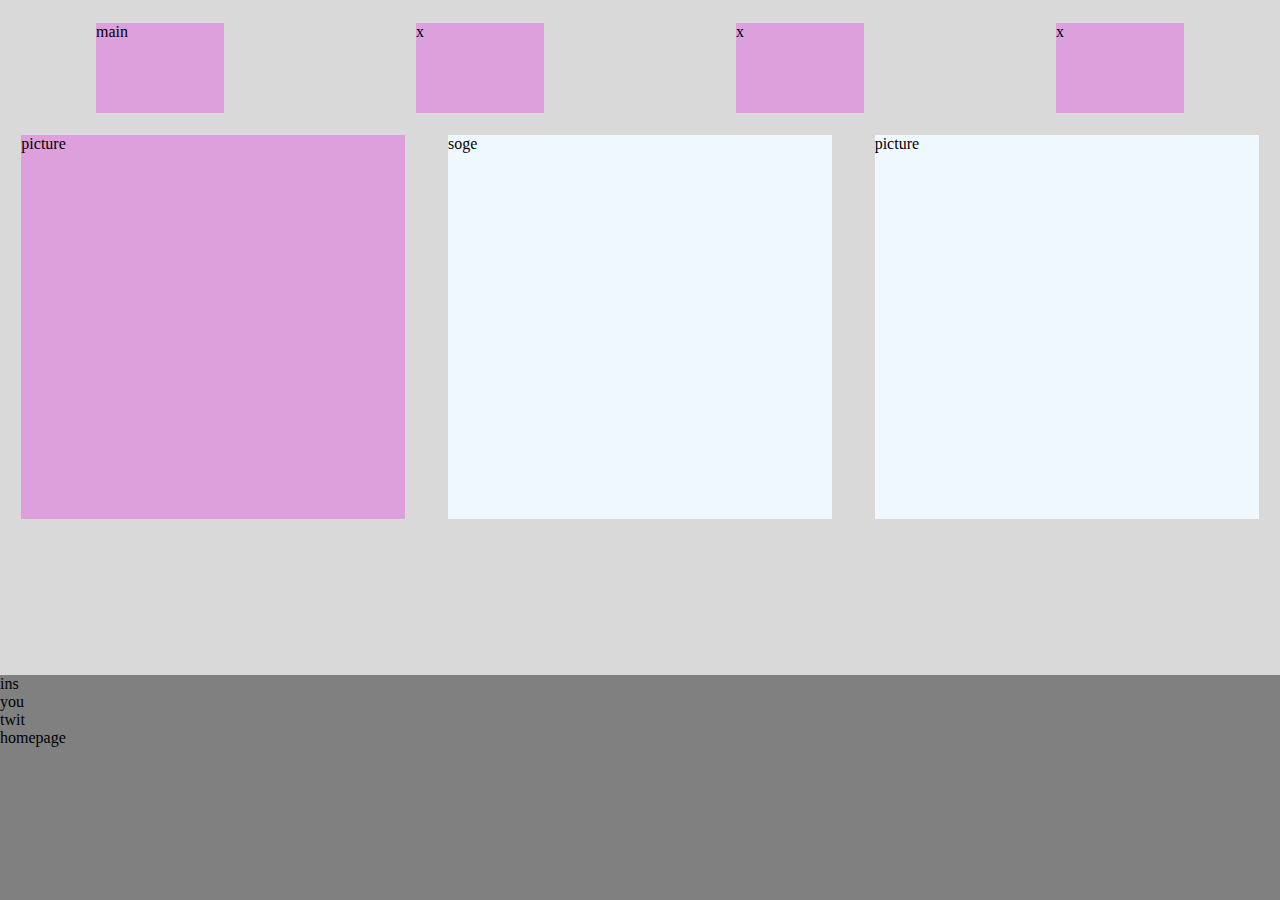
<file: eunjeong.html>
<!DOCTYPE html>
<html lang="en">
  <head>
    <meta charset="UTF-8" />
    <meta name="viewport" content="width=device-width, initial-scale=1.0" />
    <title>Document</title>
    <style>
      * {
        margin: 0;
        padding: 0;
      }
      #root {
        width: 100vw;
        height: 100vh;
        background-color: gray;
      }
      .header {
        width: 100vw;
        height: 15vh;
        background-color: #d9d9d9;
        display: flex;
        justify-content: space-around;
        align-items: center;
      }
      .header > div {
        width: 10vw;
        height: 10vh;
        background-color: plum;
      }
      .main {
        width: 100vw;
        height: 60vh;
        background-color: #d9d9d9;
        display: flex;
        justify-content: space-around;
        align-items: start;
      }
      .main > div:nth-child(1) {
        width: 30vw;
        height: 30vw;
        background-color: plum;
      }
      .main > div:nth-child(2) {
        width: 30vw;
        height: 30vw;
        background-color: aliceblue;
      }
      .main > div:nth-child(3) {
        width: 30vw;
        height: 30vw;
        background-color: aliceblue;
      }
    </style>
  </head>
  <body>
    <div id="root">
      <div class="header">
        <div>main</div>
        <div>x</div>
        <div>x</div>
        <div>x</div>
      </div>
      <div class="main">
        <div>picture</div>
        <div>soge</div>
        <div>picture</div>
      </div>
      <div class="footer">
        <div>ins</div>
        <div>you</div>
        <div>twit</div>
        <div>homepage</div>
      </div>
    </div>
  </body>
</html>
</file>
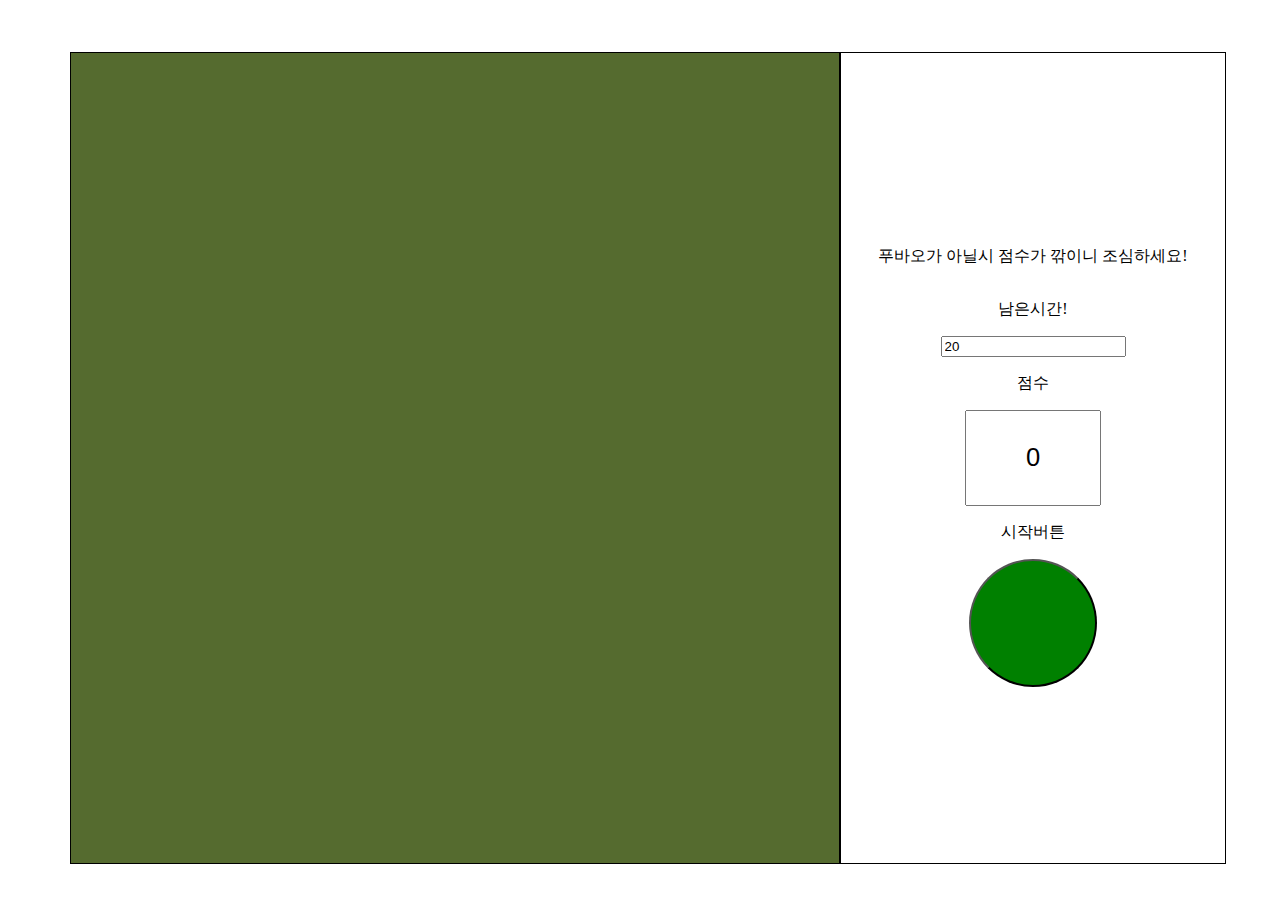
<file: project/project.html>
<!DOCTYPE html>
<html lang="en">
  <head>
    <meta charset="UTF-8" />
    <meta name="viewport" content="width=device-width, initial-scale=1.0" />
    <title>푸바오찾기</title>
    <style>
      #root {
        width: 100vw;
        height: 100vh;
        display: flex;
        justify-content: center;
        align-items: center;
        /* background-color: beige; */
      }
      #root > div:nth-child(1) {
        width: 60vw;
        height: 90vh;
        border: 1px solid black;
        position: relative;
        background-color: #556b2f;
      }
      #root > div:nth-child(2) {
        width: 30vw;
        height: 90vh;
        border: 1px solid black;
        display: flex;
        justify-content: center;
        flex-direction: column;
        align-items: center;
      }
      #btn {
        width: 10vw;
        height: 10vw;
        border-radius: 50%;
        background-color: green;
      }
      #score {
        width: 10vw;
        height: 10vh;
        font-size: 2vw;
        text-align: center;
      }
      .fubao {
        background-image: url('https://stellatalk.s3.ap-northeast-2.amazonaws.com/image/%E1%84%89%E1%85%B3%E1%84%8F%E1%85%B3%E1%84%85%E1%85%B5%E1%86%AB%E1%84%89%E1%85%A3%E1%86%BA+2023-10-10+%E1%84%8B%E1%85%A9%E1%84%92%E1%85%AE+5.40.00.png');
        width: 130px;
        height: 130px;
        border-radius: 50%;
        background-position: center;
      }
      .nofubao {
        background-image: url('https://stellatalk.s3.ap-northeast-2.amazonaws.com/image/%E1%84%89%E1%85%B3%E1%84%8F%E1%85%B3%E1%84%85%E1%85%B5%E1%86%AB%E1%84%89%E1%85%A3%E1%86%BA+2023-10-10+%E1%84%8B%E1%85%A9%E1%84%92%E1%85%AE+5.41.07.png');
        width: 130px;
        height: 130px;
        border-radius: 50%;
        background-position: center;
      }
      #btn:active {
        background-color: black;
      }
    </style>
  </head>
  <body>
    <div id="root">
      <div></div>
      <div>
        <p>푸바오가 아닐시 점수가 깎이니 조심하세요!</p>
        <p>남은시간!</p>
        <input type="text" id="time" value="20" />
        <p>점수</p>
        <input type="text" id="score" value="0" />
        <p>시작버튼</p>
        <input type="button" id="btn" />
      </div>
    </div>
    <script>
      let root = document.getElementById('root');
      let btn = document.getElementById('btn');
      let score = document.getElementById('score');
      let time = document.getElementById('time');
      let count = 1;
      let miunscount = 0;
      let maindiv = root.children[0];
      let timeValue = 20;

      function timer() {
        let stop = setInterval(function () {
          timeValue = timeValue - 1;
          time.value = timeValue;
          if (timeValue <= 0) {
            clearInterval(stop);
          }
        }, 1000);
      }
      btn.addEventListener('click', function () {
        timer();
        let game = setInterval(() => {
          let fubao = document.createElement('div');
          maindiv.appendChild(fubao);
          fubao.classList.add('fubao');
          fubao.style.position = 'absolute';

          let nofubao = document.createElement('div');
          maindiv.appendChild(nofubao);
          nofubao.classList.add('nofubao');
          nofubao.style.position = 'absolute';

          let x = Math.floor(Math.random() * 10) * 60;
          let y = Math.floor(Math.random() * 10) * 60;
          let xString = x.toString();
          let ySting = y.toString();
          fubao.style.left = xString + 'px';
          fubao.style.top = ySting + 'px';

          nofubao.style.right = xString + 'px';
          nofubao.style.bottom = ySting + 'px';

          let hander = true;
          fubao.addEventListener('click', function () {
            fubao.remove();
            if (hander === true) {
              score.value = count++;
            }
          });

          nofubao.addEventListener('click', function () {
            nofubao.remove();
            if (hander === true) {
              score.value = miunscount--;
            }
          });
          if (timeValue <= 0) {
            clearInterval(game);
            if (score.value > 0) {
              root.style.width = '100vw';
              root.style.height = '100vh';
              root.style.backdropFilter = 'blur(5px)';
              root.style.top = '0px';
              root.textContent = `당신의 점수는 ${score.value} 입니다. 참잘했어요 🥳`;
              root.style.fontSize = '4vw';
              root.style.fontWeight = '900';
              root.style.textAlign = 'center';
            } else if (score.value < 0) {
              root.style.width = '100vw';
              root.style.height = '100vh';
              root.style.backdropFilter = 'blur(5px)';
              root.style.top = '0px';
              root.textContent = `당신의 점수는 ${score.value} 입니다. 분발해야겠어요 🥵`;
              root.style.fontSize = '4vw';
              root.style.fontWeight = '900';
              root.style.textAlign = 'center';
            }
          }
        }, 1000);
      });
    </script>
  </body>
</html>
</file>
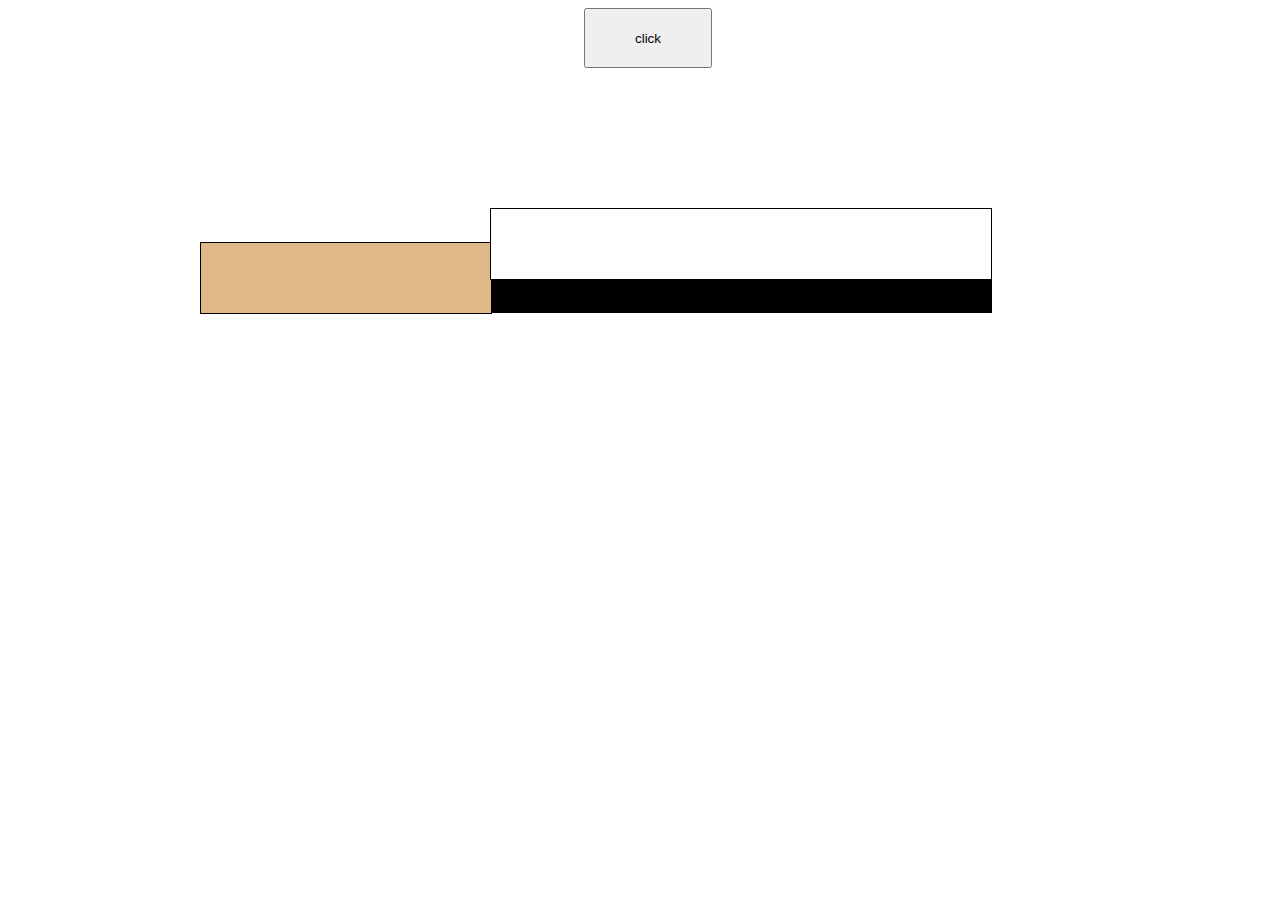
<file: smoking/smoking.html>
<!DOCTYPE html>
<html lang="en">
  <head>
    <meta charset="UTF-8" />
    <meta name="viewport" content="width=device-width, initial-scale=1.0" />
    <title>Document</title>
    <link
      rel="stylesheet"
      href="https://cdnjs.cloudflare.com/ajax/libs/font-awesome/6.1.0/css/all.min.css"
      integrity="sha512-10/jx2EXwxxWqCLX/hHth/vu2KY3jCF70dCQB8TSgNjbCVAC/8vai53GfMDrO2Emgwccf2pJqxct9ehpzG+MTw=="
      crossorigin="anonymous"
      referrerpolicy="no-referrer"
    />
    <style>
      #root {
        width: 100vw;
        height: 100vh;
        display: flex;
        flex-direction: column;
        justify-content: center;
        align-items: center;
        /* background-color: antiquewhite; */
      }
      #button {
        width: 10vw;
        height: 5vw;
      }
      .ciga {
        width: 70vw;
        height: 50vh;
        display: flex;
        justify-content: start;
        align-items: center;
        position: relative;
      }
      .ciga > div:nth-child(1) {
        width: 290px;
        height: 70px;
        background-color: burlywood;
        border: 1px solid black;
      }
      .ciga > div:nth-child(2) {
        width: 500px;
        height: 70px;
        background-color: black;
      }
      .ciga > div:nth-child(3) {
        width: 500px;
        height: 70px;
        background-color: white;
        border: 1px solid black;
        position: absolute;
        top: 140px;
        left: 290px;
      }
      .lung {
        width: 50vw;
        height: 50vh;
        display: flex;
        justify-content: center;
        align-items: center;
      }
    </style>
  </head>
  <body>
    <div id="root">
      <button id="button">click</button>
      <div class="ciga">
        <div></div>
        <div></div>
        <div></div>
      </div>
      <div class="lung">
        <i
          class="fa-solid fa-lungs"
          style="color: #f57070; font-size: 400px"
        ></i>
      </div>
    </div>
    <script>
      let button = document.getElementById("button");
      let ciga = document.getElementsByClassName("ciga");
      let lung = document.getElementsByClassName("lung");
      let lungs = lung[0].children[0];
      console.dir(lungs);
      let smoke = ciga[0].children[2];
      console.dir(smoke);
      count = 20;

      let smoking = setInterval(() => {
        button.addEventListener("click", () => {
          ciga[0].children[2].style.width = `${500 - count++}px`;
          if (smoke === "0px") {
            lungs.style.backgroundImage = "url(/lungs-solid\ \(1\).svg)";
            lungs.style.width = "400px";
            lungs.style.height = "400px";
          }
        });
      }, 1000);
    </script>
  </body>
</html>
</file>
